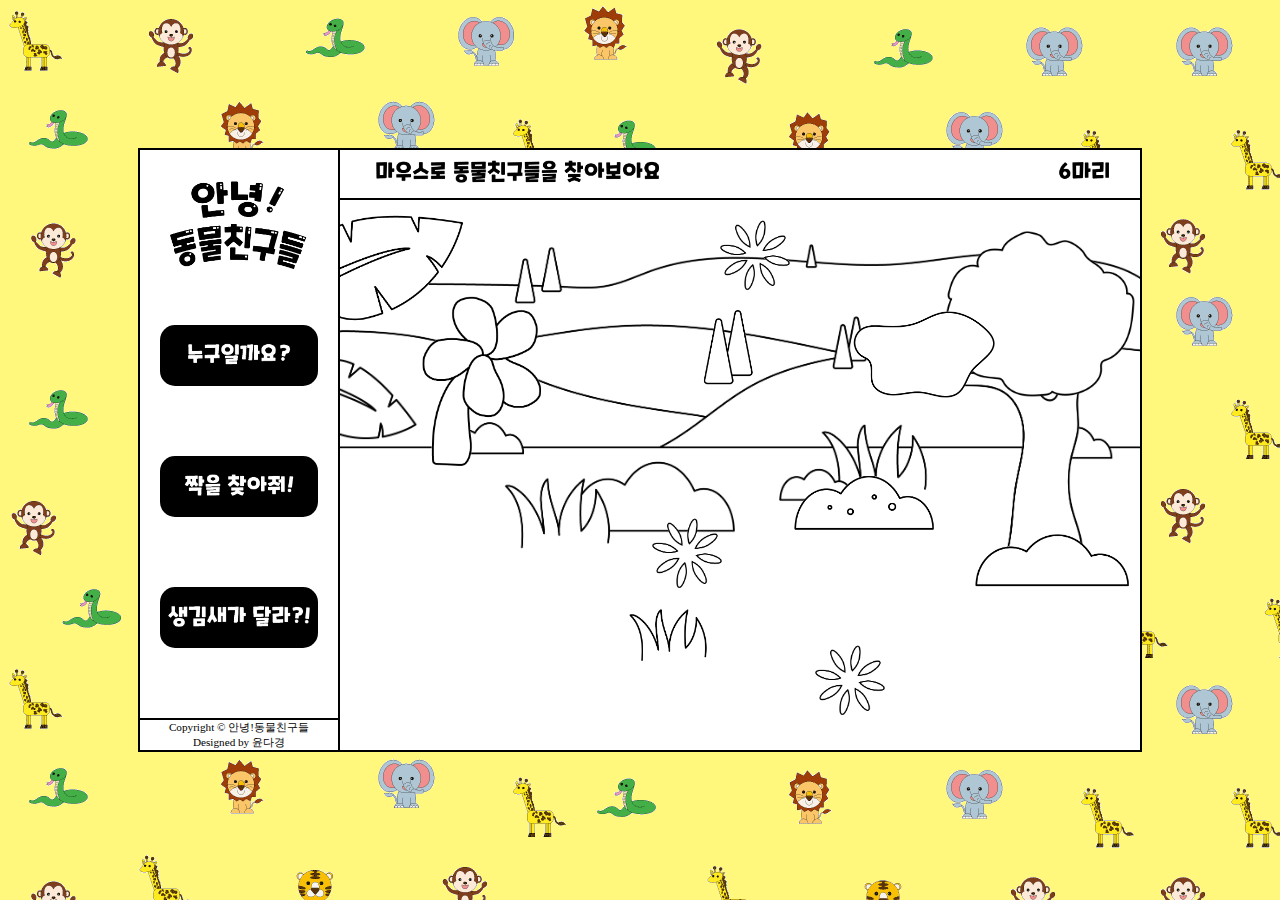
<file: index.html>
<!DOCTYPE html>
<html>
<head>
	<title></title>
	<link rel="stylesheet" href="MS/style.css">
	
</head>

	

<body>
<!--전체 설정해주기1)-->
	<div id="wholewrap">



<!--메뉴바 & 로고 -->
	<div id="menu" class="Cmenu">
		<div id="Mainlogo">
			<a href="./index.html">
				<img id="logoHiname" src="./mainimg/logonamee.png">
			</a>

		</div>
		<div class="containermain">
			<button id="B1page" class="mainButton">
				<a href="./GameS1/Gameone.html">
					<img class="menuFT" src="mainimg/Wmenuone.png">
				</a>
			</button>

			<button id="B2page" class="mainButton">
				<a href="./GameS2/Gametwo.html">
					<img class="menuFT" src="mainimg/Wmenutwo.png">
				</a>
			</button>

			<button id="B3page" class="mainButton">
				<a href="./GameS3/Gamethree.html">
					<img class="menuFT" src="mainimg/Wmenuthree.png">
				</a>
			</button>

			<!--하단 -->
		<div class="CFootertext">
			<div id="CopyName" class="FooterText">
				Copyright © 안녕!동물친구들
			</div>
			<div id="DesignName" class="FooterText">
				Designed by 윤다경
			</div>
		</div>
		</div>

		
	</div>


<!--헤더 게임 이름 등 -->
<!--헤더메인부분 합치기2) -->
<div id="Headermainwrap">

<div class="wrapp">
<div id="Allwrap">
	<div id="Hheader" class="CHheader">
		<div id="MainMouse" class="SNHright">
			<!--마우스로 동물친구들을 찾아보아요-->
			<img class="Mainleft" src="mainimg/headerMain.png">
			<!--땡마리-->
			<img id="Ima0" class="Mainright" src="mainimg/text/ma0.png">
			<img id="Ima1" class="Mainright" src="mainimg/text/ma1.png">
			<img id="Ima2" class="Mainright" src="mainimg/text/ma2.png">
			<img id="Ima3" class="Mainright" src="mainimg/text/ma3.png">
			<img id="Ima4" class="Mainright" src="mainimg/text/ma4.png">
			<img id="Ima5" class="Mainright" src="mainimg/text/ma5.png">
			<img id="Ima6" class="Mainright" src="mainimg/text/ma6.png">
		</div>
	</div>
	


<!--메인화면 -->
	<div id="main" class="Cmain, backgroundcolo">
		<!--메인화면 -->
		<div id="Msection1" class="mainpage">
			<img src="mainimg/BG1.png" id="mainBG1" class="mainBG"><!--메인배경 -->

			<div id="audioimg1">
				<img src="mainimg/audio1.png" id="audioimg11">
				<audio src="elephaudio.wav" id=sound></audio>
			</div>

			<div id="audioimg2">
				<img src="mainimg/audio1.png" id="audioimg22">
				<audio src="lionaudio.wav" id=soundd></audio>
			</div>

			<div id="audioimg3">
				<img src="mainimg/audio1.png" id="audioimg33">
				<audio src="monkeyaudio.wav" id=sounddd></audio>
			</div>
			

			<script>
				audioimg1.onclick = function(){
					sound.play();
					sound.volume=0.4;
				}

				audioimg2.onclick = function(){
					soundd.play();
					soundd.volume=0.4;
				}

				audioimg3.onclick = function(){
					sounddd.play();
					sounddd.volume=0.4;
				}
			</script>


<!--잎 라인-->	<img src="mainimg/leaf1.png" id="mainleaf" class="mainBGI">
			<img src="mainimg/leaf2.png" id="mainleaf2" class="mainBGI">
<!--잎 색적용--><img src="mainimg/leaf1M.png" id="mainleafM" class="mainBGI">
			<img src="mainimg/leaf2M.png" id="mainleaf2M" class="mainBGI">
			
			<img src="mainimg/tree1.png" id="maintree" class="mainBGI">
			<img src="mainimg/tree2.png" id="maintree2" class="mainBGI">

			<!--누르면동물들나오기-->
			<!--라인-->
			<img src="mainimg/BGI1.png" id="mainBGI1" class="MBI1"><!--동글풀 사자-->
			<img src="mainimg/BGI2.png" id="mainBGI2" class="MBI2"><!--이상한나무 호랑이-->
			<img src="mainimg/BGI3.png" id="mainBGI3" class="MBI3"><!--세모 뱀-->
			<img src="mainimg/BGI4.png" id="mainBGI4" class="MBI4"><!--풀 기린-->
			<img src="mainimg/BGI5.png" id="mainBGI5" class="MBI5"><!--오른쪽 풀 코끼리-->
			<img src="mainimg/BGI6.png" id="mainBGI6" class="MBI6"><!--나무 원숭이-->
			<!--라인 색-->
			<img src="mainimg/BGI11.png" id="mainBGI11" class="MBI1 MBIG"><!--동글풀 사자-->
			<img src="mainimg/BGI22.png" id="mainBGI22" class="MBI2 MBIG"><!--이상한나무호랑이-->
			<img src="mainimg/BGI33.png" id="mainBGI33" class="MBI3 MBIG"><!--세모 뱀-->
			<img src="mainimg/BGI44.png" id="mainBGI44" class="MBI4 MBIG"><!--풀 기린-->
			<img src="mainimg/BGI55.png" id="mainBGI55" class="MBI5 MBIG"><!--오른쪽풀 코끼리-->
			<img src="mainimg/BGI66.png" id="mainBGI66" class="MBI6 MBIG"><!--나무원숭이-->

			<img src="mainimg/IEleph.png" id="ImgIEleph" class="IA">
			<img src="mainimg/IG.png" id="ImgIG" class="IA">
			<img src="mainimg/ILion.png" id="ImgILion" class="IA">
			<img src="mainimg/IMonk.png" id="ImgIMonk" class="IA">
			<img src="mainimg/IS.png" id="ImgIS" class="IA">
			<img src="mainimg/ITiger.png" id="ImgITiger" class="IA">
			<script>
				var aniCount = 6
//마우스오버리브 사용하기
				


//동물보이게하기
				var state="off"
				mainBGI1.onclick = function(){
					if(state =="off"){
					ImgILion.style.opacity="1";
					mainBGI11.style.opacity = "1";
					state = "on";
					aniCount--
				}else{
					ImgILion.style.opacity="0";
					state = "off";
					mainBGI11.style.opacity = "0";
					aniCount++
				}
				}

				var state1="off"
				mainBGI2.onclick = function(){
					if(state1 =="off"){
					ImgITiger.style.opacity="1";
					mainBGI22.style.opacity = "1";
					state1 = "on";
					aniCount--
				}else{
					ImgITiger.style.opacity="0";
					mainBGI22.style.opacity = "0";
					state1 = "off";
					aniCount++}
				}

				var state2="off"
				mainBGI3.onclick = function(){
					if(state2 =="off"){
					ImgIS.style.opacity="1";
					mainBGI33.style.opacity = "1";
					state2 = "on";
					aniCount--
				}else{
					ImgIS.style.opacity="0";
					mainBGI33.style.opacity = "0";
					state2 = "off";
					aniCount++}
				}

				var state3="off"
				mainBGI4.onclick = function(){
					if(state3 =="off"){
					ImgIG.style.opacity="1";
					mainBGI44.style.opacity = "1";
					state3 = "on";
					aniCount--
				}else{
					ImgIG.style.opacity="0";
					mainBGI44.style.opacity = "0";
					state3 = "off";
					aniCount++}
				}

				var state4="off"
				mainBGI5.onclick = function(){
					if(state4 =="off"){
					ImgIEleph.style.opacity="1";
					mainBGI55.style.opacity = "1";
					state4 = "on";
					aniCount--
				}else{
					ImgIEleph.style.opacity="0";
					mainBGI55.style.opacity = "0";
					state4 = "off";
					aniCount++}
				}

				var state5="off"
				mainBGI6.onclick = function(){
					if(state5 =="off"){
					ImgIMonk.style.opacity="1";
					mainBGI66.style.opacity = "1";
					state5 = "on";
					aniCount--
				}else{
					ImgIMonk.style.opacity="0";
					mainBGI66.style.opacity = "0";
					state5 = "off";
					aniCount++}
				}

				Ima6.style.opacity = 1
				window.addEventListener("click",function(e){

					if(aniCount == 6){
						Ima0.style.opacity = 0
						Ima1.style.opacity = 0
						Ima2.style.opacity = 0
						Ima3.style.opacity = 0
						Ima4.style.opacity = 0
						Ima5.style.opacity = 0
						Ima6.style.opacity = 0

						Ima6.style.opacity = 1
					}
					if(aniCount == 5) {
						Ima0.style.opacity = 0
						Ima1.style.opacity = 0
						Ima2.style.opacity = 0
						Ima3.style.opacity = 0
						Ima4.style.opacity = 0
						Ima5.style.opacity = 0
						Ima6.style.opacity = 0

						Ima5.style.opacity = 1
					}
					if(aniCount == 4) {
						Ima0.style.opacity = 0
						Ima1.style.opacity = 0
						Ima2.style.opacity = 0
						Ima3.style.opacity = 0
						Ima4.style.opacity = 0
						Ima5.style.opacity = 0
						Ima6.style.opacity = 0

						Ima4.style.opacity = 1
					}
					if(aniCount == 3) {
						Ima0.style.opacity = 0
						Ima1.style.opacity = 0
						Ima2.style.opacity = 0
						Ima3.style.opacity = 0
						Ima4.style.opacity = 0
						Ima5.style.opacity = 0
						Ima6.style.opacity = 0

						Ima3.style.opacity = 1
					}
					if(aniCount == 2) {
						Ima0.style.opacity = 0
						Ima1.style.opacity = 0
						Ima2.style.opacity = 0
						Ima3.style.opacity = 0
						Ima4.style.opacity = 0
						Ima5.style.opacity = 0
						Ima6.style.opacity = 0

						Ima2.style.opacity = 1
					}
					if(aniCount == 1) {
						Ima0.style.opacity = 0
						Ima1.style.opacity = 0
						Ima2.style.opacity = 0
						Ima3.style.opacity = 0
						Ima4.style.opacity = 0
						Ima5.style.opacity = 0
						Ima6.style.opacity = 0

						Ima1.style.opacity = 1
					}
					if(aniCount == 0) {
						Ima0.style.opacity = 0
						Ima1.style.opacity = 0
						Ima2.style.opacity = 0
						Ima3.style.opacity = 0
						Ima4.style.opacity = 0
						Ima5.style.opacity = 0
						Ima6.style.opacity = 0

						Ima0.style.opacity = 1
					}
				})
			</script>
		</div>
		
	</div>
</div>


<!--
	<script>
		//페이지비율
	
		mainBG1.style.height = mainBG1.offsetWidth*1843/3685 +"px"
		menu.style.height = Hheader.offsetHeight + mainBG1.offsetWidth*1843/3685 +"px"
		window.addEventListener("resize",function(e){
			mainBG1.style.height = mainBG1.offsetWidth*1843/3685 +"px"
		menu.style.height = Hheader.offsetHeight + mainBG1.offsetWidth*1843/3685 +"px"
		})

	</script>
-->
</div>
</div>
</div>
</body>
</html>
</file>
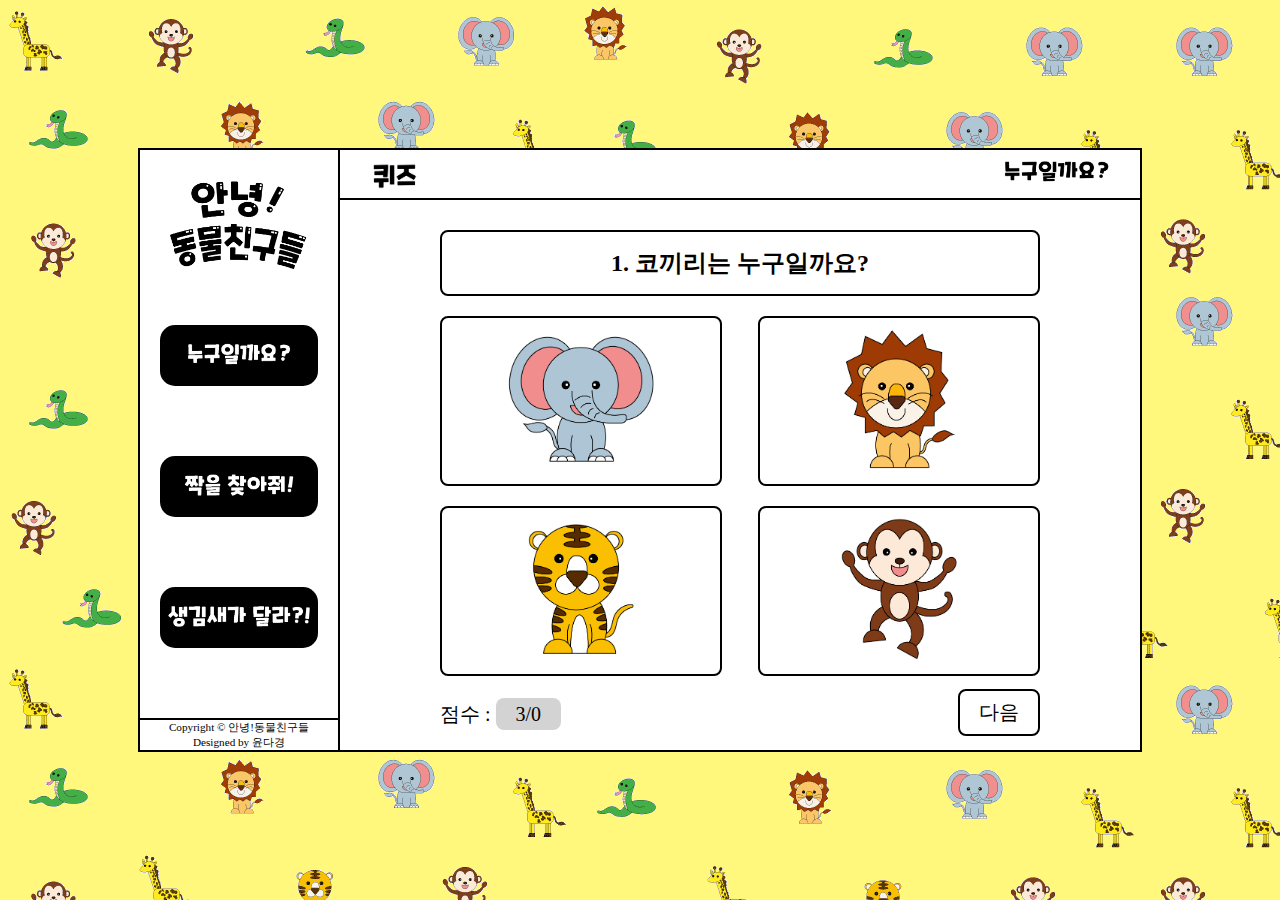
<file: GameS1/Gameone.html>
<!DOCTYPE html>
<html>
<head>
	<title>누구일까요?</title>
	<link rel="stylesheet" href="../MS/style.css">
	<link rel="stylesheet" href="./onestyle.css">
</head>

	

<body>
<div id="wholewrap">

  <!--메뉴바 & 로고 -->
  <div id="menu" class="Cmenu">
    <div id="Mainlogo">
      <a href="../index.html">
        <img id="logoHiname" src="../mainimg/logonamee.png">
      </a>
    </div>
    
    <div class="containermain">
      <button id="B1page" class="mainButton">
        <a href="../GameS1/Gameone.html">
          <img class="menuFT" src="../mainimg/Wmenuone.png">
        </a>
      </button>

      <button id="B2page" class="mainButton">
        <a href="../GameS2/Gametwo.html">
          <img class="menuFT" src="../mainimg/Wmenutwo.png">
        </a>
      </button>

      <button id="B3page" class="mainButton">
        <a href="../GameS3/Gamethree.html">
          <img class="menuFT" src="../mainimg/Wmenuthree.png">
        </a>
      </button>

      <!--하단 -->
    <div class="CFootertext">
      <div id="CopyName" class="FooterText">
        Copyright © 안녕!동물친구들
      </div>

      <div id="DesignName" class="FooterText">
        Designed by 윤다경
      </div>
    </div>
    </div>
  </div>


<div id="Headermainwrap">

<!--헤더 게임 이름 등 -->
	<div id="Hheader" class="CHheader">

		<div id="nameHeaderone" class="nameHeaderW">
			<div id="SNHoneone" class="SNHright">
				<!--누구일까요?-->
				<img class="headerSNGame" src="../mainimg/headerNO.png">
			</div>
	 			<div id="SNHonetwo" class="SNHleft">
				<!--퀴즈--><img class="headerNGame" src="../mainimg/headerNGO.png">
			</div>
		</div>

	
		</div>
	</div>
	


<!--메인화면 -->
<div class="Cmain" id="gameonero">
     
	<div class="quiz_wrapper">
           
           <div class="question" id="questionBox">
           </div>
           
           <div class="options">
           	  <ul id="ul">
           	  	  <li id="op1" onclick="button(this)"></li>
           	  	  <li id="op2" onclick="button(this)"></li>
           	  	  <li id="op3" onclick="button(this)"></li>
           	  	  <li id="op4" onclick="button(this)"></li>
           	  </ul>
           </div>

           <div class="score">
           	   <div class="next">
           	   	  <button type="button" onclick="next()" id="button">다음</button>
           	   </div>
           	   <div class="score-card">
           	   	  점수 : <span id="scoreCard">0</span>
           	   </div>

               <button id="ag1">다시하기</button>
           </div>

	</div>
</div>

<script>
	   
   	var ul=document.getElementById('ul');
   	var btn=document.getElementById('button');
   	var scoreCard=document.getElementById('scoreCard');
   	var quizBox=document.getElementById('questionBox');
  	var op1=document.getElementById('op1');
  	var op2=document.getElementById('op2');
  	var op3=document.getElementById('op3');
  	var op4=document.getElementById('op4');


      var app={
                questions:[
                          {q:'코끼리는 누구일까요?',
                           options:['<img src=./G11.png height=160/>',
                           			'<img src=./G12.png height=160/>',
                           			'<img src=./G13.png height=160/>',
                           			'<img src=./G14.png height=160/>'],
                           			answer:1},

                          {q:'기린은 누구일까요?',
                          options:['<img src=./G16.png height=160/>',
                          			'<img src=./G15.png height=160/>',
                          			'<img src=./G12.png height=160/>',
                          			'<img src=./G11.png height=160/>'],
                          			answer:2},

                          {q:'사자는 누구일까요?',
                          options:['<img src=./G13.png height=160/>',
                          			'<img src=./G14.png height=160/>',
                          			'<img src=./G11.png height=160/>',
                          			'<img src=./G12.png height=160/>'],
                          			answer:4}
                          ],
                index:0,
                load:function(){
                	   if(this.index<=this.questions.length-1){
                        quizBox.innerHTML=this.index+1+". "+this.questions[this.index].q;      
                        op1.innerHTML=this.questions[this.index].options[0];
                        op2.innerHTML=this.questions[this.index].options[1];
                        op3.innerHTML=this.questions[this.index].options[2];
                        op4.innerHTML=this.questions[this.index].options[3];
                           this.scoreCard();
                        }
                        else{

                        quizBox.innerHTML="게임 끝!!!" ;
                        ag1.style.display="block";     
                        op1.style.display="none";
                        op2.style.display="none";
                        op3.style.display="none";
                        op4.style.display="none";
                        btn.style.display="none";
                        }
                },
                 next:function(){
                    this.index++;
                    this.load();
                 },
                check:function(ele){
                   
                         var id=ele.id.split('');
                         
                         if(id[id.length-1]==this.questions[this.index].answer){
                         	this.score++;
                         	ele.className="correct";
                         	ele.innerHTML="정답!";
                         	this.scoreCard();
                         }
                         else{
                         	ele.className="wrong";
                         	ele.innerHTML="오답";
                         }
                },
                notClickAble:function(){
                       for(let i=0;i<ul.children.length;i++){
                       	    ul.children[i].style.pointerEvents="none";
                       }
                },

                clickAble:function(){
                       for(let i=0;i<ul.children.length;i++){
                       	    ul.children[i].style.pointerEvents="auto";
                       	    ul.children[i].className=''

                       }
                },
                score:0,
                scoreCard:function(){
                	scoreCard.innerHTML=this.questions.length+"/"+this.score;
                }
 
           }


           window.onload=app.load();

           function button(ele){
           	     app.check(ele);
           	     app.notClickAble();
           }

         function  next(){
              app.next();
              app.clickAble();
         } 

         ag1.onclick = function(){
              location.reload();
            }


</script>
</div>







</body>
</body>
</html>
</file>
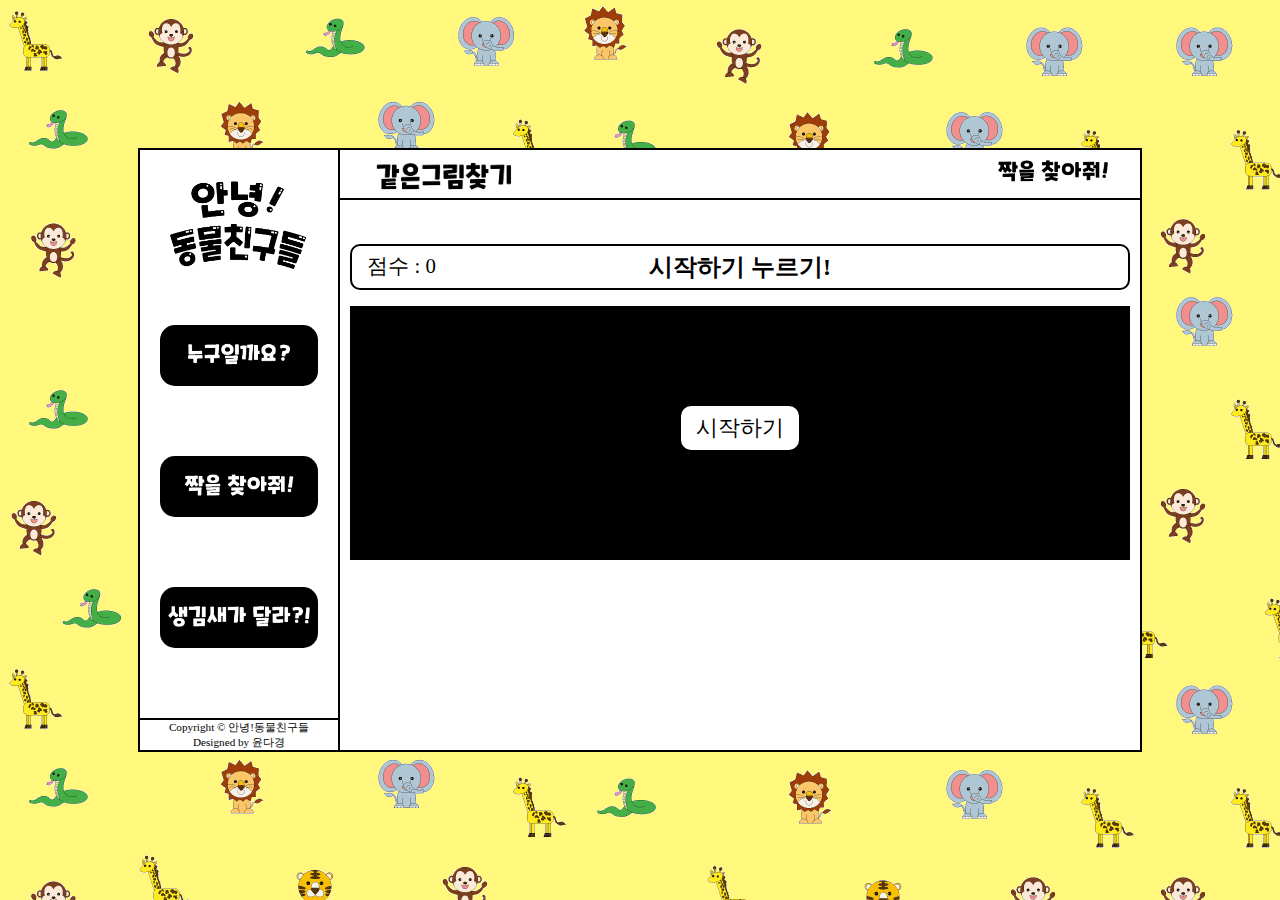
<file: GameS2/Gametwo.html>
<!DOCTYPE html>
<html>
<head>
	<title>짝을찾아줘!</title>
	<link rel="stylesheet" href="../MS/style.css">
	<link rel="stylesheet" href="./twostyle.css">



</head>

	

<body>

<div id="wholewrap">

	<!--메뉴바 & 로고 -->
	<div id="Gametwoo" class="Cmenu">
		<div id="Mainlogo">
			<a href="../index.html">
				<img id="logoHiname" src="../mainimg/logonamee.png">
			</a>
		</div>
		
		<div class="containermain">
      <button id="B1page" class="mainButton">
        <a href="../GameS1/Gameone.html">
          <img class="menuFT" src="../mainimg/Wmenuone.png">
        </a>
      </button>

      <button id="B2page" class="mainButton">
        <a href="../GameS2/Gametwo.html">
          <img class="menuFT" src="../mainimg/Wmenutwo.png">
        </a>
      </button>

      <button id="B3page" class="mainButton">
        <a href="../GameS3/Gamethree.html">
          <img class="menuFT" src="../mainimg/Wmenuthree.png">
        </a>
			</button>
			<!--하단 -->
		<div class="CFootertext">
			<div id="CopyName" class="FooterText">
				Copyright © 안녕!동물친구들
			</div>

			<div id="DesignName" class="FooterText">
				Designed by 윤다경
			</div>
		</div>
		</div>
	</div>


<div id="Headermainwrap">


<!--헤더 게임 이름 등 -->
	<div id="Hheader" class="CHheader">

		<div id="nameHeadertwo" class="nameHeaderW">
			<div id="SNHtwoone" class="SNHright">
				<!--짝을찾아줘!-->
				<img class="headerSNGame" src="../mainimg/headerNT.png">
			</div>
			<div id="SNHtwotwo" class="SNHleft">
				<!--같은그림찾기-->
				<img class="headerNGame" src="../mainimg/headerNGT.png">
			</div>
		</div>
	</div>
	



<!--메인화면 -->

<div class="Cmain">
	<div id="game2wrap">
		<!--게임시작-->
		<div class='width500px'>
            <div>
            
               
                <table id='menuTable'>
                    <tr>
                        
                        <td class='alignRight'>
                            <span>&nbsp;점수 : <span id='score'>0</span></span>
                        </td>
                    </tr>
                </table>
            </div>

            <div>
                <div id='countDown'>
                    시작하기 누르기!
                </div>
                <table id='cardTable'>
                </table>
                <div id='info'>
                	<td class='alignLeft'>
                            <button id='startBtn'>시작하기</button>
                        
                        </td>
                    <!--나의 짝을 찾아줘~!!<br>-->
                </div>
				<button id='ag'>다시하기</button>
            </div>
        </div>


        <script type="text/javascript" src="https://ajax.googleapis.com/ajax/libs/jquery/1.9.1/jquery.min.js"></script>
		<script type="text/javascript">
			// 게임 상태
            var gameState = '';
 
            // 열린 카드 src
            var openCardId = '';
            var openCardId2 = '';
 
            // 난수 생성 함수
            function generateRandom (min, max) {
                var ranNum = Math.floor(Math.random()*(max-min+1)) + min;
                    return ranNum;
            }
 
            
            var cards; // 카드 목록
            var score = 0; // 점수
            var openedCtn = 0; // 맞춘 카드 갯수
            
            // 카드 배치
            function setTable(){
                cards = [
				'./GEl.png','./GEl.png', // 1
				'./GG.png','./GG.png', // 2
				'./Glion.png','./Glion.png', // 3
				'./GM.png','./GM.png', // 4
				'./GS.png','./GS.png', // 5
				'./GTiger.png','./GTiger.png' // 6
				
				];
                var cardTableCode = '<tr>';                
                for(var i=0;i<12;i++) {
                    if(i>0 && i%6 == 0){
                        cardTableCode += '</tr><tr>';
                    }
                    var idx = generateRandom(0,11-i);
                    var img = cards.splice(idx,1);
 
                    cardTableCode += '<td id="card'+i+'"><img src="'+img+'"><span>?</span></td>';
                }
                cardTableCode += '</tr>';
                $('#cardTable').html(cardTableCode);
            }
 
            // 카드 전체 가리기
            function hiddenCards(){
                $('#cardTable td img').hide();
                $('#cardTable td span').show();
            }
 
            // 게임 시작
            function startGame() {
                var sec = 6;
                
                $('#info').hide(); // 안내 문구 가리기
                scoreInit(); // 점수 초기화
                setTable(); // 카드 배치

               function startBtn(){
              
               }
                
                //카운트 다운
                function setText(){
                    $('#countDown').text(--sec);
                }
 
                //카운트 다운
                var intervalID = setInterval(setText, 1000);
                setTimeout(function(){
                    clearInterval(intervalID);
                    $('#countDown').text('내 짝을 찾아줘');
                    hiddenCards();
                    gameState = '';
                }, 6000);
            }
 
 
            // 카드 선택 시
            $(document).on('click', '#cardTable td', function(){
                if(gameState != '') return; // 게임 카운트 다운중일 때 누른 경우 return
                if(openCardId2 != '') return; // 2개 열려있는데 또 누른 경우 return
                if($(this).hasClass('opened')) return; // 열려있는 카드를 또 누른 경우                
                $(this).addClass('opened'); // 열여있다는 것을 구분하기 위한 class 추가
 
                if(openCardId == '') {
                    $(this).find('img').show();
                    $(this).find('span').hide();
                    openCardId = this.id;
                }else {
                    if(openCardId == openCardId2) return; //같은 카드 누른 경우 return
 
                    $(this).find('img').show();
                    $(this).find('span').hide();
                    
                    var openCardSrc = $('#'+openCardId).find('img').attr('src');
                    var openCardSrc2 = $(this).find('img').attr('src');
                    openCardId2 = this.id;
                    
                    if(openCardSrc == openCardSrc2) { // 일치
                        openCardId = '';
                        openCardId2 = '';
                        scorePlus();
                        if(++openedCtn == 6){
                            countDown.innerHTML='다 찾았다!!! 당신의 점수는 \n'+score+'점 입니다';
                            ag.style.opacity = '1';
                        }
                    }else { // 불일치
                        setTimeout(back, 1000);
                        scoreMinus();
                    }
                }
            });
 
            // 두개의 카드 다시 뒤집기
            function back() {
                $('#'+openCardId).find('img').hide();
                $('#'+openCardId).find('span').show();
                $('#'+openCardId2).find('img').hide();
                $('#'+openCardId2).find('span').show();
                $('#'+openCardId).removeClass('opened');
                $('#'+openCardId2).removeClass('opened');
                openCardId = '';
                openCardId2 = '';
            }
 
            // 점수 초기화
            function scoreInit(){
                score = 0;
                openedCtn = 0;
                $('#score').text(score);
            }
            // 점수 증가
            function scorePlus(){
                score += 15;
                $('#score').text(score);
            }
            // 점수 감소
            function scoreMinus(){
                score -= 5;
                $('#score').text(score);
            }
 
            $(document).on('click', '#startBtn', function(){
                if(gameState == '') {
                    startGame();
                    gameState = 'alreadyStart'
                }
            });

            ag.onclick = function(){
            	location.reload();
            }

		</script>
	</div>
</div>
</div>
</div>


</body>
</html>
</file>
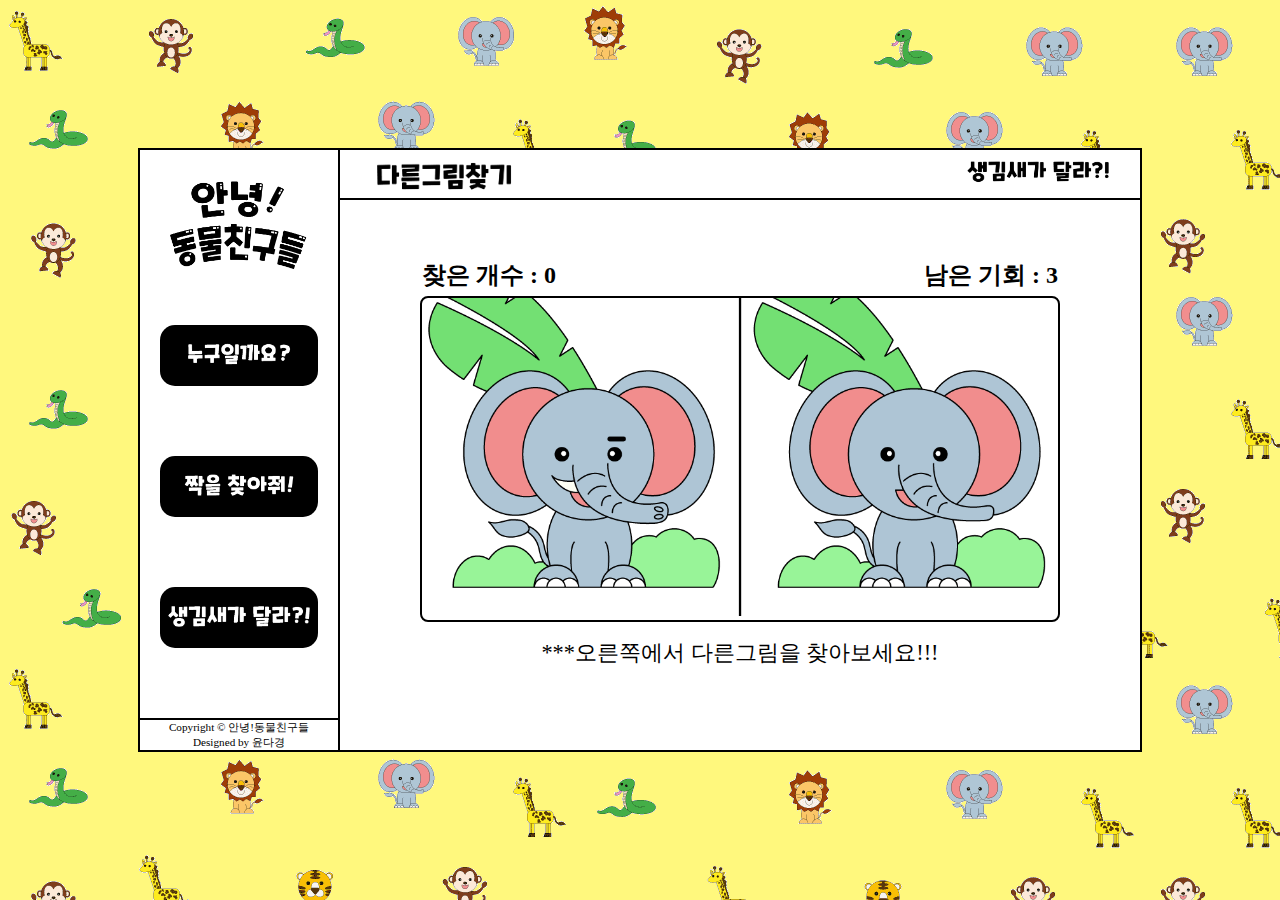
<file: GameS3/Gamethree.html>
<!DOCTYPE html>
<html>
<head>
	<title>생김새가달라?!</title>
	<link rel="stylesheet" href="../MS/style.css">
	<link rel="stylesheet" href="./threestyle.css">
</head>

	

<body>
<div id="wholewrap">

	<!--메뉴바 & 로고 -->
	<div id="menu" class="Cmenu">
		<div id="Mainlogo">
			<a href="../index.html">
				<img id="logoHiname" src="../mainimg/logonamee.png">
			</a>
		</div>
		
		<div class="containermain">
      <button id="B1page" class="mainButton">
        <a href="../GameS1/Gameone.html">
          <img class="menuFT" src="../mainimg/Wmenuone.png">
        </a>
      </button>

      <button id="B2page" class="mainButton">
        <a href="../GameS2/Gametwo.html">
          <img class="menuFT" src="../mainimg/Wmenutwo.png">
        </a>
      </button>

      <button id="B3page" class="mainButton">
        <a href="../GameS3/Gamethree.html">
          <img class="menuFT" src="../mainimg/Wmenuthree.png">
        </a>
			</button>

			<!--하단 -->
		<div class="CFootertext">
			<div id="CopyName" class="FooterText">
				Copyright © 안녕!동물친구들
			</div>

			<div id="DesignName" class="FooterText">
				Designed by 윤다경
			</div>
		</div>
		</div>
	</div>

<div id="Headermainwrap">

<!--헤더 게임 이름 등 -->
	<div id="Hheader" class="CHheader">

		<div id="nameHeaderthree" class="nameHeaderW">
			<div id="SNHthreeone" class="SNHright">
				<!--생김새가달라?!-->
				<img class="headerSNGame" src="../mainimg/headerNOTh.png">
			</div>
			<div id="SNHthreetwo" class="SNHleft">
				<!--다른그림찾기-->
				<img class="headerNGame" src="../mainimg/headerNGTh.png">
			</div>
		</div>
	</div>
	



<!--메인화면 -->
	<div id="TrdMain" class="Cmain">
			<div onclick="imgboard()" class="imgwrap">

					<div id="allinformW">
						<h2 class="allinform" style="left:0;">
							찾은 개수 : 
							<span id="finding">0</span>
						</h2>
						<h2 class="allinform" style="right:0;">
							남은 기회 : 
							<span id="chance">3</span>
						</h2>
					</div>

					<div id="imgboard2" class="imgwrap2">
					</div>
					<img src="three2IMG.png">

					<div id="allclick">
						<div onclick="hitclick1()" id="hitbox1" class="hitbox hitbox1">
							<img src="find11.png">
						</div>
						<div onclick="hitclick2()" id="hitbox2" class="	hitbox hitbox2">
							<img src="find22.png">
						</div>
						<div onclick="hitclick3()" id="hitbox3" class="hitbox hitbox3">
							<img src="find33.png">
						</div>
					</div>

					<p id="description">
						<span id="result"></span> <br>
						<span id="reset"></span>
					</p>

			</div>
			<div id=explain>***오른쪽에서 다른그림을 찾아보세요!!!</div>
	</div>

		<script>

			//게임1
			var a=0;
			a++;
			var b=3;
			b--;
			function hitclick1(){
				hitbox1.style.opacity= 0.8;
				finding.innerHTML = a++;
				chance.innerHTML = b++;
				if (a>3){
					result.innerHTML = "다 찾았다!!";
					reset.innerHTML = "<button class=blue001 onclick=repeat()>다시시작</button>";
					result.style.opacity = 1;
					imgboard2.style.opacity = 1;
					allclick.style.display = "none";
					allinformW.style.display = "none";
				}
			}

			function hitclick2(){
				hitbox2.style.opacity=0.8;
				finding.innerHTML = a++;
				chance.innerHTML = b++;
				if (a>3){
					result.innerHTML = "다 찾았다!!";
					reset.innerHTML = "<button class=blue001 onclick=repeat()>다시시작</button>";
					result.style.opacity = 1;
					imgboard2.style.opacity = 1;
					allclick.style.display = "none";
					allinformW.style.display = "none";
				}
			}

			function hitclick3(){
				hitbox3.style.opacity=0.8;
				finding.innerHTML = a++;
				chance.innerHTML = b++;
				if (a>3){
					result.innerHTML = "다 찾았다!!";
					reset.innerHTML = "<button class=blue001 onclick=repeat()>다시시작</button>";
					result.style.opacity = 1;
					imgboard2.style.opacity = 1;
					allclick.style.display = "none";
					allinformW.style.display = "none";
				}
			}

			function imgboard(){
				chance.innerHTML = b--;
				if (b<0){
					result.innerHTML = "못 찾았어요..";
					reset.innerHTML = "<button class=blue001 onclick=repeat()>다시시작</button>";
					result.style.opacity = 1;
					imgboard2.style.opacity = 1;
					allclick.style.display = "none";
					allinformW.style.display = "none";
				}
			}

			function repeat(){
				location.reload();
			}
		</script>


</div>
</div>

</body>
</html>
</file>
<file: MS/style.css>
div{box-sizing: border-box}

		*{text-align: center;
		  margin: 0;
		  padding: 0;
		}
		
		html{
			overflow-x: hidden;
			overflow-y: hidden;
			background-color: #fff87d;
			background-image: url('../mainimg/backkk.png');
		
			
			}

			

/*화면비율맞ㅊ귀*/
		#wholewrap{
			position: absolute;
			top:50%;
			left:50%;
			transform: translate(-50%,-50%);
			width: 1004px;
			height: 604px;
			background-color: white;
			border:2px solid black;
			

		}
		#Headermainwrap{
			position: relative;
			width: 800px;
			float: left;
		}



		#logoHiname{
			padding-top: 25px;
			width: 75%;
			cursor: pointer;
		}
		#logoHiname:hover{
			animation : shake 0.5s;
			animation-iteration-count: infinite;
		}

		.CHheader{
			position: relative;
			width: 800px;
			height: 50px;
			background-color: white;
			border-bottom: 2px solid black;
			z-index: 10;

		}
		.Cmenu{
			position: relative;
			width: 200px;
			height: 600px;
			background-color: white;
			float: left;
			z-index: 10;
			border-right:2px solid black;

		}
		.Cmain{
			position: relative;
			width: 800px;
			height: 550px;
		}
		#whiteback2{
			position: absolute;
			bottom: -36%;
			background-color:white;
			width: 800px;
			height: 200px;
		}
		#whiteback{
			position: absolute;
			top:0;
			width: 800px;
			height:200px;
			background-color: white;
			z-index: -1;
		}

		.CFootertext{
			position: relative;
			width: 100%;
			height: 50px;
			bottom: 0;
			border-top: 2px solid black;
			z-index: 1;
		}
		.FooterText{
			font-size: 0.7em;
		}
/**메뉴 버튼 꾸미기**/
		.containermain{
			width:100%;
			position: relative;
			padding-top:48px;
			left:50%;
			transform:translateX(-50%);
		}

		.mainButton{
			background:black;
			color: inherit;
			border:none;
			padding: 0;
			font:inherit;
			cursor: pointer;
			outline: inherit;

			width:80%;
			height: 61px;
			position: relative;
			margin-bottom: 70px;
			transition: .5s;
			border-radius: 15px;
		}

/*버튼들*/
		
	

		.menuFT{
			width: 100%;
			z-index: 10;
			position: relative;
		}

		#B1page:hover {
			background-color: #f4f42c;
			animation : shakee 2s;
			animation-iteration-count: infinite;
		}
		#B2page:hover {
			background-color: #f2a22f;
			animation : shakee 0.5s;
			animation-iteration-count: infinite;
		}
		#B3page:hover {
			background-color: #2561cc;
			animation : shakee 1s;
			animation-iteration-count: infinite;
		}


/**헤더 게임 이름 등 스타일 **/
		.nameHeaderW{
			position: relative;
		}

		.Mainleft{
			position:absolute;
			left:3%;
			width: 50%;
		}
		.Mainright{
			position:absolute;
			right:3%;
			width: 50%;
			opacity: 0;
		}
		.SNHright{
			position:relative;
		}
		.SNHleft{
			position:relative;
		}
		.headerNGame{
			position:absolute;
			left:3%;
			width: 20%;
			transform: translate(-50%,auto);
		}
		.headerSNGame{
			position:absolute;
			right:3%;
			width: 20%;
		}

/**메인 이미지 section1**/
		#main #Msection1{
			position: relative;
			height: 100%;
		}
		#main #Msection1 #mainBG1{
			position: relative;
			width: 100%;
		}
		
		#main #Msection1 .MBI1{
			position: absolute;
			width: 19%;
    		top: 67%;
    		height: auto;
    		left: 56%;
    		cursor: pointer;
		}
		#main #Msection1 .MBI2{
			position: absolute;
			width: 17%;
    		top: 23%;
    		height: auto;
    		left: 9%;
    		cursor: pointer;
		}
		#main #Msection1 .MBI3{
			position: absolute;
			width: 7%;
    		top: 27%;
    		height: auto;
   		 	left: 45%;
    		cursor: pointer;
		}
		#main #Msection1 .MBI4{
			position: absolute;
			width: 10%;
    		top: 100.5%;
    		height: auto;
    		left: 36%;
    		cursor: pointer;
		}
		#main #Msection1 .MBI5{
			position: absolute;
			width: 20%;
			height: auto;
   	 		bottom: 3%;
    		right: 1%;
    		cursor: pointer;
		}
		#main #Msection1 .MBI6{
			position: absolute;
			width: 18%;
    		top: 26%;
    		height: auto;
    		right: 18%;
    		cursor: pointer;
    		z-index: 10;
		}
/**hover이용 색바꾸기**/
		#main #Msection1 #mainleaf{
			position: absolute;
			width: 20%;
    		top: 3%;
    		height: auto;
    		left: -35px;
		}

		#mainleafM{
			position: absolute;
			width: 20%;
    		top: 3%;
    		height: auto;
    		left: -35px;
    		opacity: 0;
    		pointer-events: none;
		}

		#main #Msection1 #mainleaf2{
			position: absolute;
			width: 15%;
    		top: 39%;
    		height: auto;
    		left: -41px;
		}
		#main #Msection1 #mainleaf2M{
			position: absolute;
			width: 15%;
    		top: 39%;
    		height: auto;
    		left: -41px;
    		opacity: 0;
    		pointer-events: none;
		}

		#main #Msection1 #maintree{
			position: absolute;
			width: 21%;
   		 	top: 25%;
   		 	height: auto;
    		right: 34px;
		}
		#main #Msection1 #maintree2{
			position: absolute;
			width: 25%;
			height: auto;
    		top: 6%;
    		right: 1px;
		}
		.MBIG{
			pointer-events: none;
			opacity: 0;
		}
/**동물들**/
		#ImgIEleph{
			position: absolute;
			width: 34%;
    		top: 74%;
    		right: 65%;
    		height: auto;
    		pointer-events: none;
    		opacity: 0;
		}
		#ImgIG{
			position: absolute;
			width: 12%;
    		top: 2%;
    		height: auto;
    		left: 28%;
    		pointer-events: none;
    		opacity: 0;
		}
		#ImgILion{
			position: absolute;
			width: 15%;
			top: 28%;
			height: auto;
    		right: 57%;
    		pointer-events: none;
    		opacity: 0;
		}
		#ImgIMonk{
			position: absolute;
			width: 15%;
			top: 11%;
			height: auto;
    		right: 21%;
    		pointer-events: none;
    		opacity: 0;
		}
		#ImgIS{
			position: absolute;
			width: 15%;
			height: auto;
			bottom:-29%;
    		right: 5%;
    		pointer-events: none;
    		opacity: 0;
		}
		#ImgITiger{
			position: absolute;
			width: 19%;
			height: auto;
			top: 71%;
    		right: 15%;
    		pointer-events: none;
    		opacity: 0;
		}



/**게임화면들**/



/**키프레임 메인로고**/
@keyframes shake {
  20% { transform: translate(0px, 0px) rotate(6deg); }
  40% { transform: translate(1px, -1px) rotate(-10deg); }
  80% { transform: translate(-1px, -1px) rotate(20deg); }
  100% { transform: translate(1px, -2px) rotate(-10deg); }
}

@keyframes shakee {
  20% { transform: translate(0px, 0px) rotate(6deg); }
  40% { transform: translate(1px, -1px) rotate(-10deg); }
  80% { transform: translate(-1px, 1px) rotate(10deg); }
  100% { transform: translate(0px, 0px) rotate(0deg); }
}

@keyframes imgeff {
  from{opacity: 0.3;}to{opacity: 1;}
}


#audioimg11{
	position: absolute;
    height: 18%;
    bottom: -113px;
    right: 250px;
    cursor: pointer;
    animation : imgeff 2s;
	animation-iteration-count: infinite;
	animation-direction:alternate;
}

#audioimg22{
	position: absolute;
    height: 18%;
    bottom: 14px;
    right: 413px;
    cursor: pointer;
    animation : imgeff 4s;
	animation-iteration-count: infinite;
	animation-direction:alternate;
}

#audioimg33{
	position: absolute;
    height: 18%;
    top: 19px;
    right: 345px;
    cursor: pointer;
    animation : imgeff 1s;
	animation-iteration-count: infinite;
	animation-direction:alternate;
}
</file>
<file: GameS1/onestyle.css>
body{
    margin:0;
    padding:0;
}
*{
    box-sizing: border-box;
}

#gameonero{
        float: left;
}


.quiz_wrapper{
    height: 500px;
    width: 660px;
    background-color: white;
    margin:0px auto;
    border-radius: 8px;
    padding: 30px;
}

.quiz_wrapper .question{
    padding: 15px;
    background-color:white;
    border:2px solid black;
    border-radius: 8px;
    font-size:1.5em;
    font-weight: bold;
    width: 100%;

}
.quiz_wrapper .options{
    width: 100%;
}

.quiz_wrapper .options ul{
    list-style: none;
    padding: 0px;
    display: flex;
    justify-content: space-between;
    flex-wrap: wrap;
}

.quiz_wrapper .options ul li{
    display: inline-block;
    background-color:white;
    border:2px solid black;
    width: 47%;
    padding: 1px;
    border-radius:8px;
    margin-top: 20px;
    font-size: 15px;
    color:#ffffff;
    cursor: pointer;
    outline: none;
    text-align: center;
}
.quiz_wrapper .options ul li:active{
    box-shadow: 0px 3px 0px transparent;    

}
.quiz_wrapper .options ul li.correct{
    background-color: #0fd40f;
}

.quiz_wrapper .options ul li.wrong{
    background-color: #e91e1e;
}

.quiz_wrapper .score{
    width: 100%;
    margin-top: 13px;
}

.quiz_wrapper .score .next{
    float: right;
}
.quiz_wrapper .score .next button{
    padding: 8px 19px;
    margin: 0;
    background-color:white;
    border: 2px solid black;
    border-radius:8px;
    font-size: 20px;
    cursor: pointer;
    outline: none;
}
.quiz_wrapper .score .next button:active{
box-shadow: 0px 3px 0px transparent;    
}

.quiz_wrapper .score .score-card{
    float: left;
}
.quiz_wrapper .score .score-card{
    font-size: 20px;
    color:black;
    line-height: 50px;
    text-transform: uppercase;
}
.quiz_wrapper .score .score-card span{
    background-color: lightgray;
    padding: 5px 20px;
    border-radius: 8px;

}

#ag1{
    border: none; 
          color: black; 
          background-color: white; 
          width: 118px;
          padding: 7px; 
          font-size: 22px;  
            border-radius: 10px;
            border:2px solid black;
            float: right;
           display: none;
}
</file>
<file: GameS2/twostyle.css>
#game2wrap{
  top:20px;
 
}

.width500px{
  margin-top: 40px;
          width: 780px; 
          display: inline-block;
        }
        .center{
          text-align: center;
        }
      
        #menuTable{ 
      font-size: 1.3em; 
        }

        .alignRight{ 
          position: absolute;
          padding: 10px;
          font-size: 1em;
            
        }
        #startBtn{
          border: none; 
          color: black; 
          background-color: white; 
          width: 118px;
          padding: 7px; 
          font-size: 22px;  
          margin-bottom: 10px; 
            border-radius: 10px;
        }
        #cardTable{
          border-collapse: collapse;
            margin-top: 16px;
        }
        #cardTable td{
          border: 2px solid black; 
          width: 129px; 
            height: 129px; 
          text-align: center;
        }
        #cardTable td img{
          display: block;
          max-width: 100%;
          max-height: 100%;
            top:50%;
            
        }
        #cardTable td span{
          font-size: 25pt; 
          font-weight: bold; 
          color: black; 
          display: none;
        }
        #countDown{
          background-color: white;
            border: 2px solid black;  
          color: black; 
          font-size: 1.5em; 
          font-weight: bold;
          padding: 5px;
            border-radius: 10px;
        }
        #info{
            width: 100%; 
          height: 100%; 
          background-color: black; 
          color: white; 
          padding-top: 100px;
            padding-bottom: 100px;
            }

          #ag{
            border: none; 
          color: black; 
          background-color: white; 
          width: 118px;
          padding: 7px; 
          font-size: 22px;  
          margin-bottom: 10px; 
            border-radius: 10px;
            border:2px solid black;
            margin-top: 15px;
            opacity: 0;
          }
</file>
<file: GameS3/threestyle.css>
#TrdMain {
    background: white;
    position: relative;
}

/*게임컨테이너*/
#TrdMain .imgwrap {
    width:80%;
    position: absolute;
    left:50%;
    top:47%;
    transform: translate(-50%,-50%);
    background: white;
    border-radius: 8px;
    border:2px solid black;
}

/*새로운 상자, 버튼효과 없는 */
#TrdMain .imgwrap .imgwrap2 {
    width:90%;
    height: 77%;
    position: absolute;
    border-radius: 8px;
    border:2px solid black;
    left:50%;
    top:168px;
    transform: translate(-50%,-50%);
    background: white;
    opacity: 0;
}

#TrdMain .imgwrap img {
    width:100%;
}

#TrdMain .imgwrap .allinform {
    position: absolute;
    font-size: 1.5em;
    top:-3vw;
}

#TrdMain .imgwrap #description {
    position: absolute;
    left:50%;
    top:50%;
    transform: translate(-50%,-50%);

}

/*결과 글 꾸미기*/
#TrdMain .imgwrap #description #result {
    color:green;
    display: inline-block;
    font-size:3vw;
}

/*틀린부분 찾는 동그라미*/
#TrdMain .imgwrap .hitbox {
    position: absolute;
    top:0;
    left:0;
    font-size:3.5vw;
    opacity: 0;
    width: 10%;
}

#TrdMain .imgwrap .hitbox.hitbox1 {

    top:30%;
    left:78%;
    color:yellow;
  
}

#TrdMain .imgwrap .hitbox.hitbox2 {
    top:55%;
    left:85%;
    color:orange;
   
}
#TrdMain .imgwrap .hitbox.hitbox3 {
    top:47%;
    left:70%;
    color:pink;

}

#TrdMain .imgwrap #description .blue001
{           margin-top: 15px;
            background-color: white;
            color: black;
            border:2px solid black;
            padding: 13px 17px;
            font-size: 20px;
            border-radius: 8px;
            cursor: pointer;
            width: 120px;
            outline: none;
        }

#TrdMain #explain{
    position: absolute;
    font-size: 1.4em;
    bottom: 15%;
    left: 50%;
    transform: translate(-50%, 0%);
}
</file>
